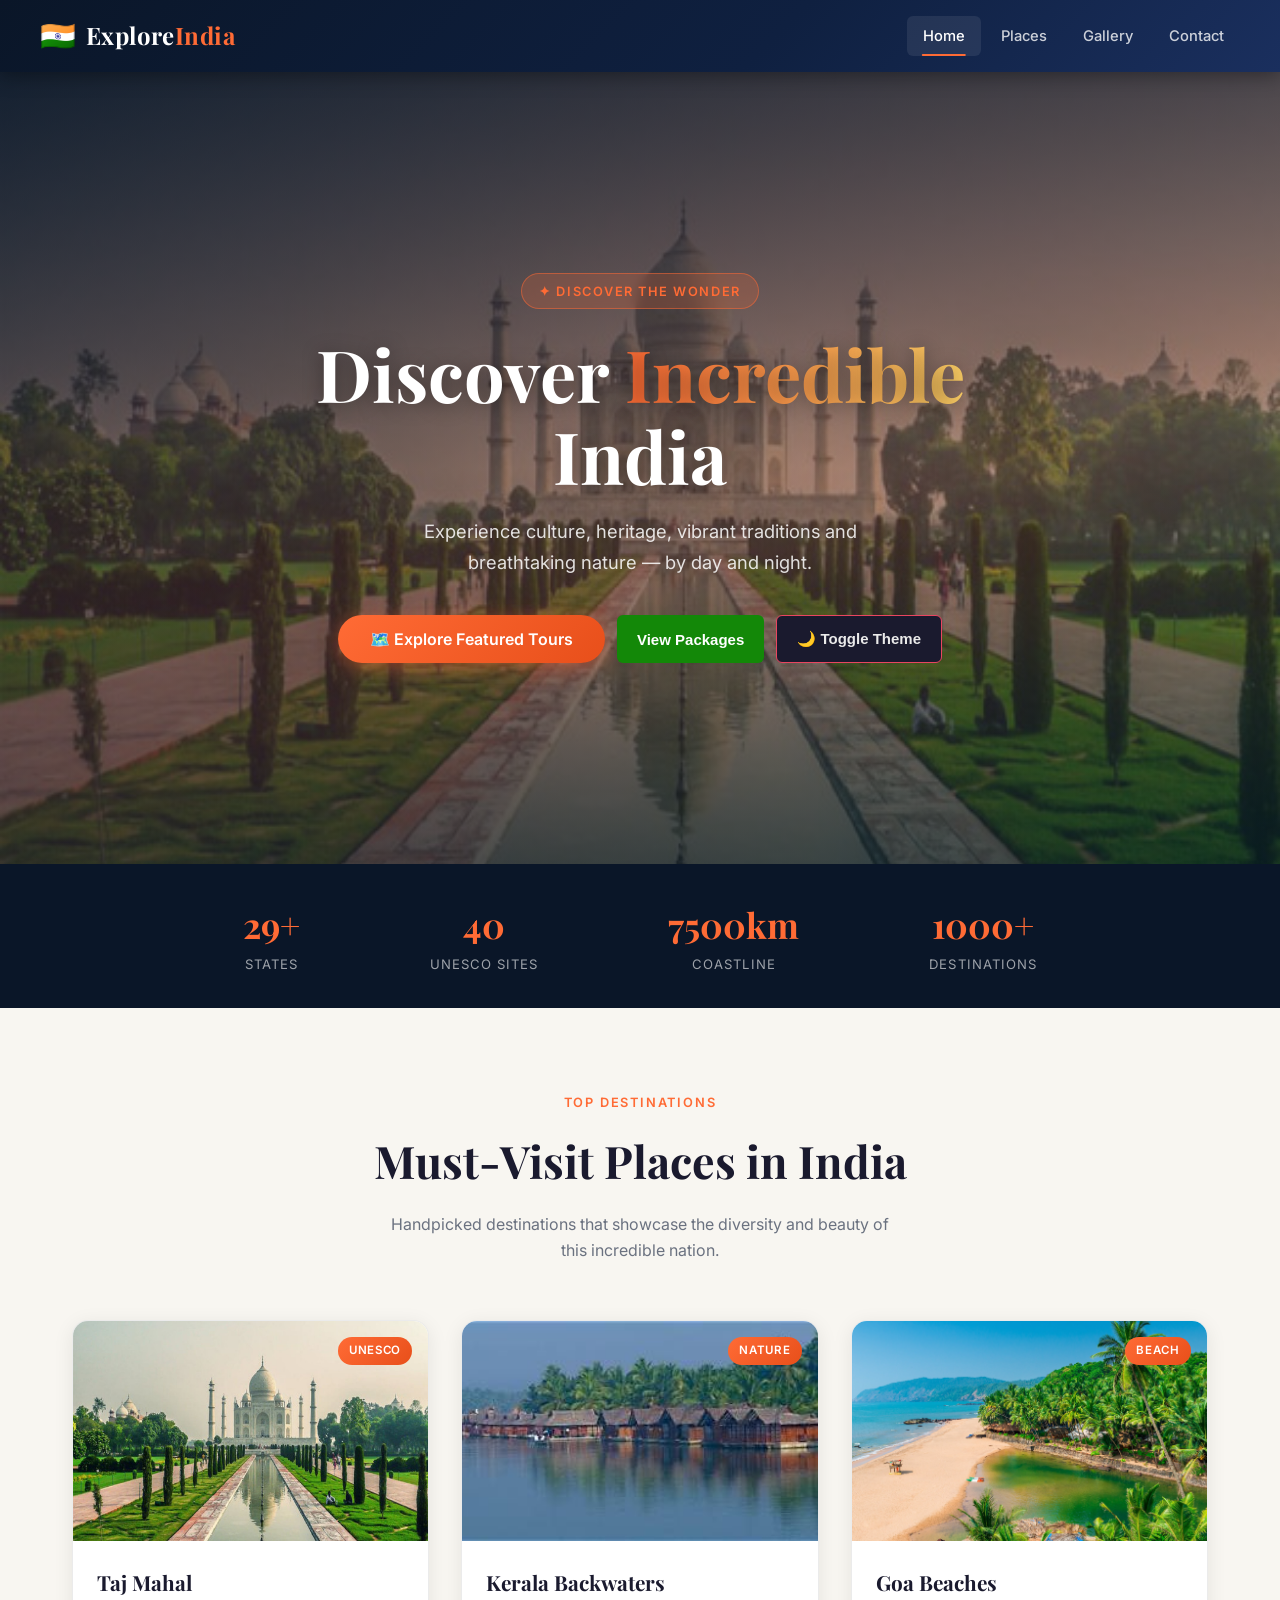
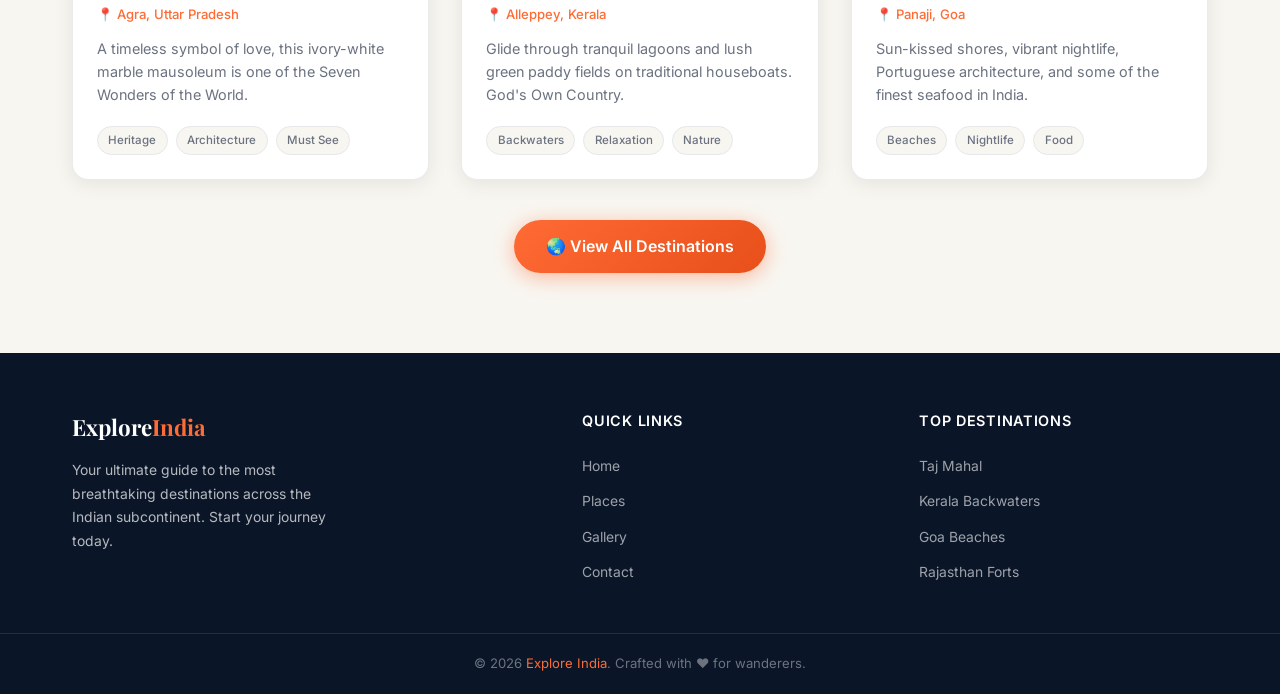
<file: travel-india/travel-india/index.html>
<!DOCTYPE html>
<html lang="en">
<head>
  <meta charset="UTF-8" />
  <meta name="viewport" content="width=device-width, initial-scale=1.0" />
  <meta name="description" content="Explore India – Discover the most breathtaking destinations across India. From the Taj Mahal to Kerala Backwaters, start your journey today." />
  <title>Explore India – Discover Incredible Destinations</title>
  <link rel="stylesheet" href="./css/style.css" />
</head>
<body>

<!-- ═══════════ HEADER ═══════════ -->
<header>
  <div class="nav-inner">
    <div class="nav-brand">
      <span class="logo-icon">🇮🇳</span>
      <h1>Explore<span>India</span></h1>
    </div>
    <button class="hamburger" id="hamburger" aria-label="Toggle menu">
      <span></span><span></span><span></span>
    </button>
    <nav id="main-nav">
      <a href="index.html" class="active">Home</a>
      <a href="places.html">Places</a>
      <a href="gallery.html">Gallery</a>
      <a href="contact.html">Contact</a>
    </nav>
  </div>
</header>

<!-- ═══════════ HERO ═══════════ -->
<!-- id="hero-section" preserved from main branch -->
<section class="hero" id="hero-section">
  <div class="hero-overlay"></div>
  <div class="hero-content">
    <div class="hero-badge">✦ Discover the Wonder</div>
    <h2>Discover <em>Incredible</em><br>India</h2>
    <p>Experience culture, heritage, vibrant traditions and breathtaking nature — by day and night.</p>

    <!-- hero-actions class preserved from main branch -->
    <div class="hero-actions">
      <button class="btn-primary" onclick="showMessage()">🗺️ Explore Featured Tours</button>
      <button class="btn-secondary" onclick="scrollToPlaces()">View Packages</button>
      <button class="theme-toggle-btn" onclick="toggleTheme()">🌙 Toggle Theme</button>
    </div>
  </div>
</section>

<!-- ═══════════ STATS ═══════════ -->
<div class="stats-bar">
  <div class="stats-inner">
    <div class="stat-item">
      <div class="num">29+</div>
      <div class="label">States</div>
    </div>
    <div class="stat-item">
      <div class="num">40</div>
      <div class="label">UNESCO Sites</div>
    </div>
    <div class="stat-item">
      <div class="num">7500km</div>
      <div class="label">Coastline</div>
    </div>
    <div class="stat-item">
      <div class="num">1000+</div>
      <div class="label">Destinations</div>
    </div>
  </div>
</div>

<!-- ═══════════ FEATURED PLACES ═══════════ -->
<section class="content-section" id="places">
  <div class="section-header reveal">
    <span class="eyebrow">Top Destinations</span>
    <h2>Must-Visit Places in India</h2>
    <p>Handpicked destinations that showcase the diversity and beauty of this incredible nation.</p>
  </div>

  <div class="places-grid">

    <div class="card reveal">
      <div class="card-img-wrap">
        <img src="./images/tajmahal.jpg" alt="Taj Mahal, Agra" class="card-img" loading="lazy" />
        <span class="card-badge">UNESCO</span>
      </div>
      <div class="card-body">
        <h3>Taj Mahal</h3>
        <div class="card-location">📍 Agra, Uttar Pradesh</div>
        <p>A timeless symbol of love, this ivory-white marble mausoleum is one of the Seven Wonders of the World.</p>
        <div class="card-tags">
          <span class="tag">Heritage</span>
          <span class="tag">Architecture</span>
          <span class="tag">Must See</span>
        </div>
      </div>
    </div>

    <div class="card reveal">
      <div class="card-img-wrap">
        <img src="./images/kerala.jpg" alt="Kerala Backwaters" class="card-img" loading="lazy" />
        <span class="card-badge">Nature</span>
      </div>
      <div class="card-body">
        <h3>Kerala Backwaters</h3>
        <div class="card-location">📍 Alleppey, Kerala</div>
        <p>Glide through tranquil lagoons and lush green paddy fields on traditional houseboats. God's Own Country.</p>
        <div class="card-tags">
          <span class="tag">Backwaters</span>
          <span class="tag">Relaxation</span>
          <span class="tag">Nature</span>
        </div>
      </div>
    </div>

    <div class="card reveal">
      <div class="card-img-wrap">
        <img src="./images/goa.jpeg" alt="Goa Beaches" class="card-img" loading="lazy" />
        <span class="card-badge">Beach</span>
      </div>
      <div class="card-body">
        <h3>Goa Beaches</h3>
        <div class="card-location">📍 Panaji, Goa</div>
        <p>Sun-kissed shores, vibrant nightlife, Portuguese architecture, and some of the finest seafood in India.</p>
        <div class="card-tags">
          <span class="tag">Beaches</span>
          <span class="tag">Nightlife</span>
          <span class="tag">Food</span>
        </div>
      </div>
    </div>

  </div>

  <div style="text-align:center; margin-top:2.5rem;">
    <a href="places.html" class="btn-primary" style="text-decoration:none; display:inline-flex;">🌏 View All Destinations</a>
  </div>
</section>

<!-- ═══════════ FOOTER ═══════════ -->
<footer>
  <div class="footer-top">
    <div class="footer-brand">
      <div class="logo-text">Explore<span>India</span></div>
      <p>Your ultimate guide to the most breathtaking destinations across the Indian subcontinent. Start your journey today.</p>
    </div>
    <div class="footer-col">
      <h4>Quick Links</h4>
      <ul>
        <li><a href="index.html">Home</a></li>
        <li><a href="places.html">Places</a></li>
        <li><a href="gallery.html">Gallery</a></li>
        <li><a href="contact.html">Contact</a></li>
      </ul>
    </div>
    <div class="footer-col">
      <h4>Top Destinations</h4>
      <ul>
        <li><a href="places.html">Taj Mahal</a></li>
        <li><a href="places.html">Kerala Backwaters</a></li>
        <li><a href="places.html">Goa Beaches</a></li>
        <li><a href="places.html">Rajasthan Forts</a></li>
      </ul>
    </div>
  </div>
  <div class="footer-bottom">
    <p>© 2026 <span>Explore India</span>. Crafted with ❤️ for wanderers.</p>
  </div>
</footer>

<script src="./scripts/script.js"></script>
</body>
</html>
</file>
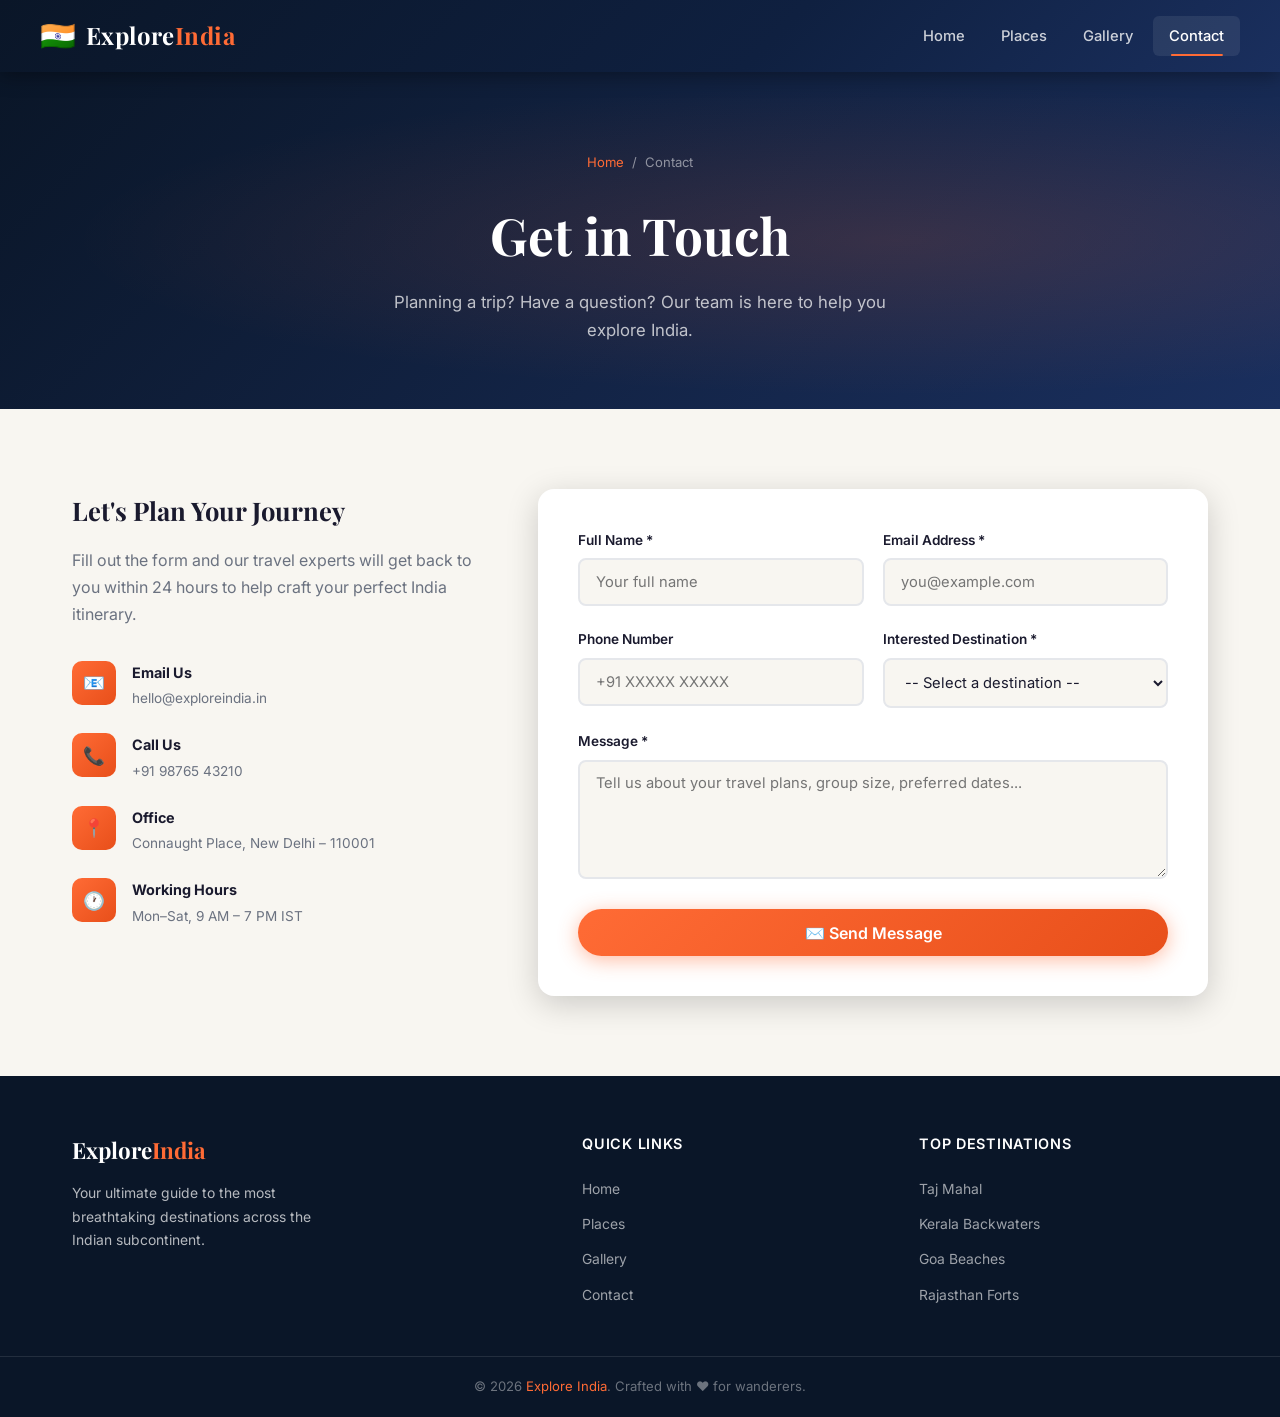
<file: travel-india/travel-india/contact.html>
<!DOCTYPE html>
<html lang="en">
<head>
  <meta charset="UTF-8" />
  <meta name="viewport" content="width=device-width, initial-scale=1.0" />
  <meta name="description" content="Contact Explore India – Plan your dream trip to India. Reach out with your queries and our travel experts will help you." />
  <title>Contact – Explore India</title>
  <link rel="stylesheet" href="./css/style.css" />
</head>
<body>

<header>
  <div class="nav-inner">
    <div class="nav-brand">
      <span class="logo-icon">🇮🇳</span>
      <h1>Explore<span>India</span></h1>
    </div>
    <button class="hamburger" id="hamburger" aria-label="Toggle menu">
      <span></span><span></span><span></span>
    </button>
    <nav id="main-nav">
      <a href="index.html">Home</a>
      <a href="places.html">Places</a>
      <a href="gallery.html">Gallery</a>
      <a href="contact.html" class="active">Contact</a>
    </nav>
  </div>
</header>

<div class="page-hero">
  <div class="breadcrumb">
    <a href="index.html">Home</a> / <span>Contact</span>
  </div>
  <h2>Get in Touch</h2>
  <p>Planning a trip? Have a question? Our team is here to help you explore India.</p>
</div>

<section class="content-section">
  <div class="contact-grid">

    <!-- Contact Info -->
    <div class="contact-info reveal">
      <h3>Let's Plan Your Journey</h3>
      <p>Fill out the form and our travel experts will get back to you within 24 hours to help craft your perfect India itinerary.</p>

      <div class="info-item">
        <div class="info-icon">📧</div>
        <div class="info-text">
          <strong>Email Us</strong>
          <span>hello@exploreindia.in</span>
        </div>
      </div>

      <div class="info-item">
        <div class="info-icon">📞</div>
        <div class="info-text">
          <strong>Call Us</strong>
          <span>+91 98765 43210</span>
        </div>
      </div>

      <div class="info-item">
        <div class="info-icon">📍</div>
        <div class="info-text">
          <strong>Office</strong>
          <span>Connaught Place, New Delhi – 110001</span>
        </div>
      </div>

      <div class="info-item">
        <div class="info-icon">🕐</div>
        <div class="info-text">
          <strong>Working Hours</strong>
          <span>Mon–Sat, 9 AM – 7 PM IST</span>
        </div>
      </div>
    </div>

    <!-- Contact Form -->
    <div class="contact-form reveal">
      <form id="contact-form" novalidate>

        <div class="form-row">
          <div class="form-group" id="fg-name">
            <label for="name">Full Name *</label>
            <input type="text" id="name" name="name" placeholder="Your full name" />
            <span class="error-msg">Please enter your full name.</span>
          </div>
          <div class="form-group" id="fg-email">
            <label for="email">Email Address *</label>
            <input type="email" id="email" name="email" placeholder="you@example.com" />
            <span class="error-msg">Please enter a valid email address.</span>
          </div>
        </div>

        <div class="form-row">
          <div class="form-group" id="fg-phone">
            <label for="phone">Phone Number</label>
            <input type="tel" id="phone" name="phone" placeholder="+91 XXXXX XXXXX" />
            <span class="error-msg">Please enter a valid phone number.</span>
          </div>
          <div class="form-group" id="fg-destination">
            <label for="destination">Interested Destination *</label>
            <select id="destination" name="destination">
              <option value="">-- Select a destination --</option>
              <option value="taj-mahal">Taj Mahal, Agra</option>
              <option value="kerala">Kerala Backwaters</option>
              <option value="goa">Goa Beaches</option>
              <option value="rajasthan">Rajasthan Forts</option>
              <option value="himalayas">The Himalayas</option>
              <option value="varanasi">Varanasi</option>
              <option value="other">Other / Multiple</option>
            </select>
            <span class="error-msg">Please select a destination.</span>
          </div>
        </div>

        <div class="form-group" id="fg-message">
          <label for="message">Message *</label>
          <textarea id="message" name="message" rows="5" placeholder="Tell us about your travel plans, group size, preferred dates..."></textarea>
          <span class="error-msg">Please enter your message (at least 20 characters).</span>
        </div>

        <button type="submit" class="btn-primary" id="submit-btn" style="width:100%; justify-content:center;">
          ✉️ Send Message
        </button>

        <div class="form-success" id="form-success">
          🎉 Thank you! Your message has been sent. We'll get back to you within 24 hours.
        </div>

      </form>
    </div>

  </div>
</section>

<footer>
  <div class="footer-top">
    <div class="footer-brand">
      <div class="logo-text">Explore<span>India</span></div>
      <p>Your ultimate guide to the most breathtaking destinations across the Indian subcontinent.</p>
    </div>
    <div class="footer-col">
      <h4>Quick Links</h4>
      <ul>
        <li><a href="index.html">Home</a></li>
        <li><a href="places.html">Places</a></li>
        <li><a href="gallery.html">Gallery</a></li>
        <li><a href="contact.html">Contact</a></li>
      </ul>
    </div>
    <div class="footer-col">
      <h4>Top Destinations</h4>
      <ul>
        <li><a href="places.html">Taj Mahal</a></li>
        <li><a href="places.html">Kerala Backwaters</a></li>
        <li><a href="places.html">Goa Beaches</a></li>
        <li><a href="places.html">Rajasthan Forts</a></li>
      </ul>
    </div>
  </div>
  <div class="footer-bottom">
    <p>© 2026 <span>Explore India</span>. Crafted with ❤️ for wanderers.</p>
  </div>
</footer>

<script src="./scripts/script.js"></script>
</body>
</html>
</file>
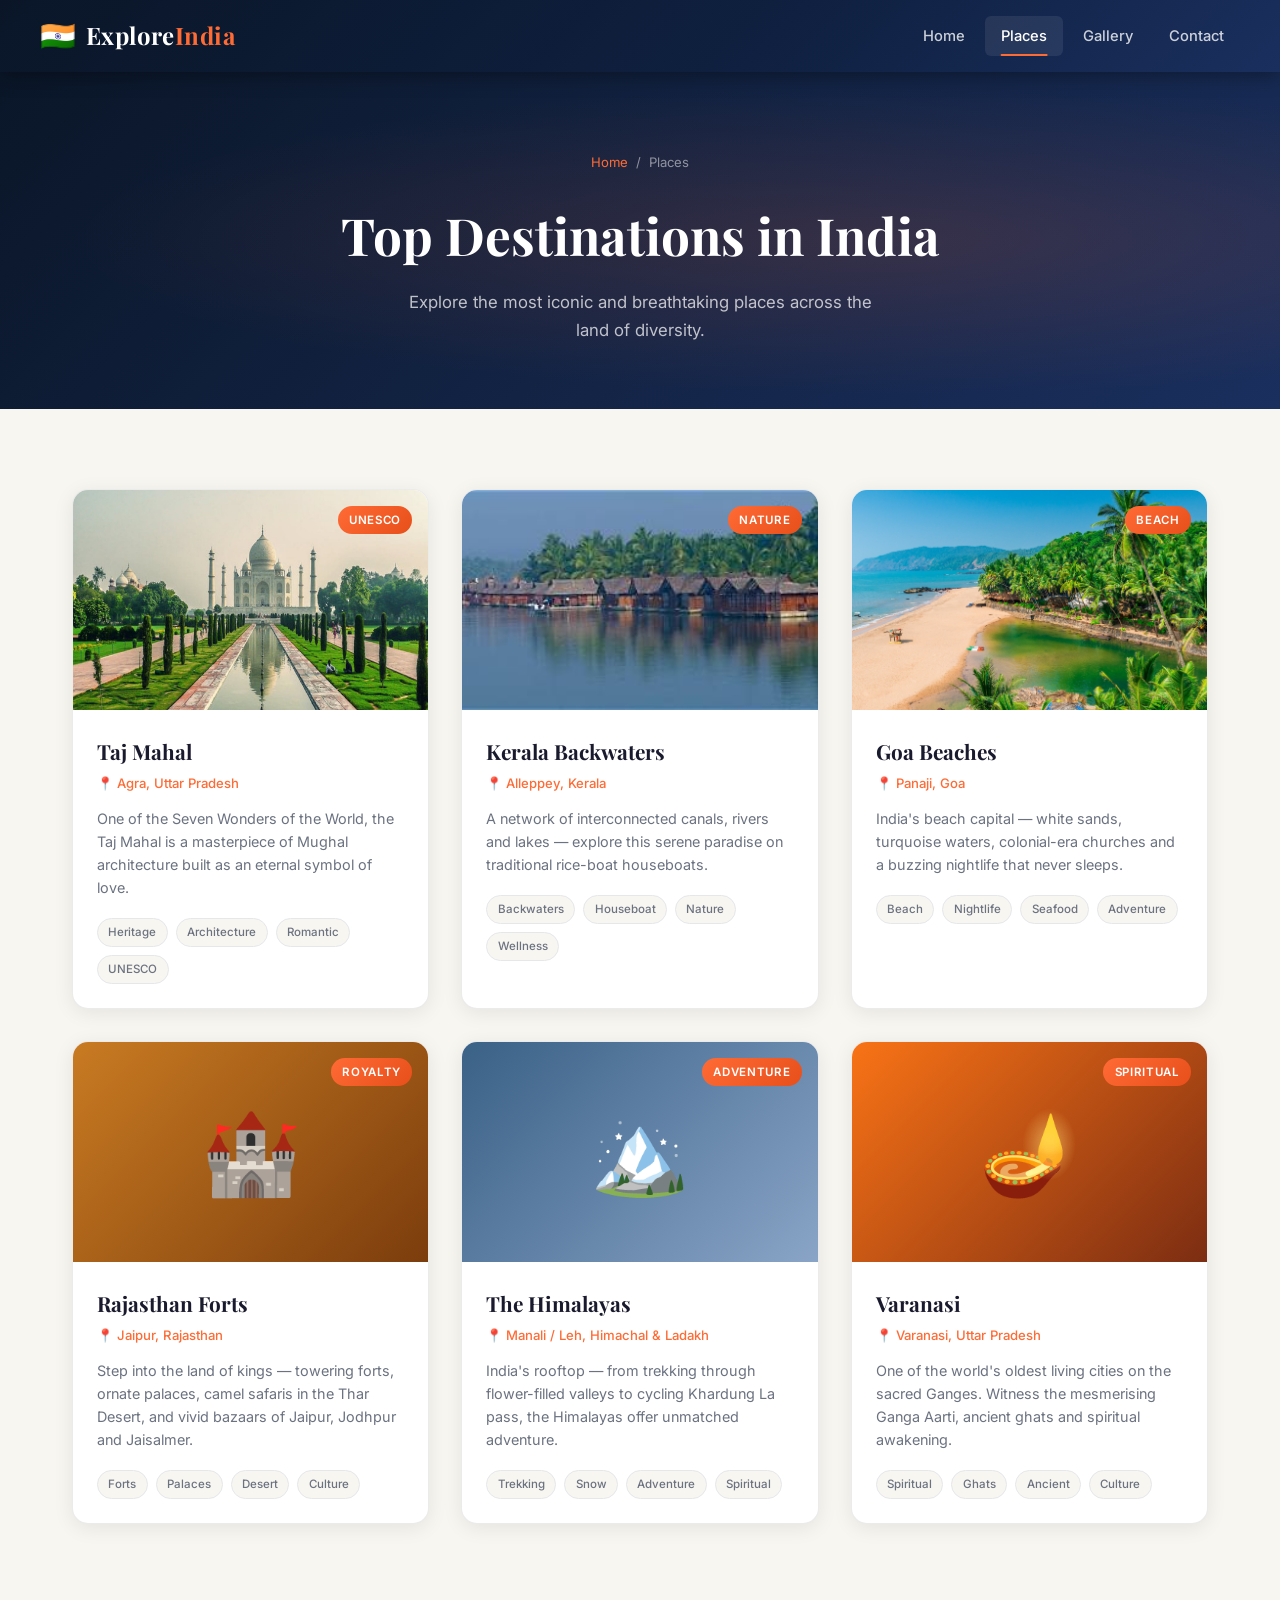
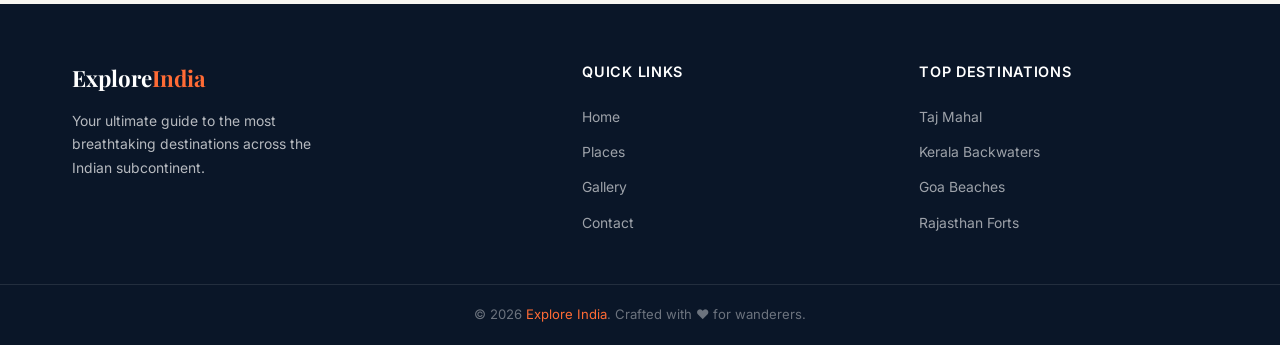
<file: travel-india/travel-india/places.html>
<!DOCTYPE html>
<html lang="en">
<head>
  <meta charset="UTF-8" />
  <meta name="viewport" content="width=device-width, initial-scale=1.0" />
  <meta name="description" content="Explore all major destinations across India – Taj Mahal, Kerala, Goa, Rajasthan, Himalayas, and Varanasi. Plan your trip with Explore India." />
  <title>Places – Explore India</title>
  <link rel="stylesheet" href="./css/style.css" />
</head>
<body>

<header>
  <div class="nav-inner">
    <div class="nav-brand">
      <span class="logo-icon">🇮🇳</span>
      <h1>Explore<span>India</span></h1>
    </div>
    <button class="hamburger" id="hamburger" aria-label="Toggle menu">
      <span></span><span></span><span></span>
    </button>
    <nav id="main-nav">
      <a href="index.html">Home</a>
      <a href="places.html" class="active">Places</a>
      <a href="gallery.html">Gallery</a>
      <a href="contact.html">Contact</a>
    </nav>
  </div>
</header>

<div class="page-hero">
  <div class="breadcrumb">
    <a href="index.html">Home</a> / <span>Places</span>
  </div>
  <h2>Top Destinations in India</h2>
  <p>Explore the most iconic and breathtaking places across the land of diversity.</p>
</div>

<section class="content-section">
  <div class="places-grid">

    <div class="card reveal">
      <div class="card-img-wrap">
        <img src="./images/tajmahal.jpg" alt="Taj Mahal, Agra" class="card-img" loading="lazy" />
        <span class="card-badge">UNESCO</span>
      </div>
      <div class="card-body">
        <h3>Taj Mahal</h3>
        <div class="card-location">📍 Agra, Uttar Pradesh</div>
        <p>One of the Seven Wonders of the World, the Taj Mahal is a masterpiece of Mughal architecture built as an eternal symbol of love.</p>
        <div class="card-tags">
          <span class="tag">Heritage</span>
          <span class="tag">Architecture</span>
          <span class="tag">Romantic</span>
          <span class="tag">UNESCO</span>
        </div>
      </div>
    </div>

    <div class="card reveal">
      <div class="card-img-wrap">
        <img src="./images/kerala.jpg" alt="Kerala Backwaters" class="card-img" loading="lazy" />
        <span class="card-badge">Nature</span>
      </div>
      <div class="card-body">
        <h3>Kerala Backwaters</h3>
        <div class="card-location">📍 Alleppey, Kerala</div>
        <p>A network of interconnected canals, rivers and lakes — explore this serene paradise on traditional rice-boat houseboats.</p>
        <div class="card-tags">
          <span class="tag">Backwaters</span>
          <span class="tag">Houseboat</span>
          <span class="tag">Nature</span>
          <span class="tag">Wellness</span>
        </div>
      </div>
    </div>

    <div class="card reveal">
      <div class="card-img-wrap">
        <img src="./images/goa.jpeg" alt="Goa Beaches" class="card-img" loading="lazy" />
        <span class="card-badge">Beach</span>
      </div>
      <div class="card-body">
        <h3>Goa Beaches</h3>
        <div class="card-location">📍 Panaji, Goa</div>
        <p>India's beach capital — white sands, turquoise waters, colonial-era churches and a buzzing nightlife that never sleeps.</p>
        <div class="card-tags">
          <span class="tag">Beach</span>
          <span class="tag">Nightlife</span>
          <span class="tag">Seafood</span>
          <span class="tag">Adventure</span>
        </div>
      </div>
    </div>

    <div class="card reveal">
      <div class="card-img-wrap">
        <div style="width:100%;height:220px;background:linear-gradient(135deg,#c97b22,#7c3d0d);display:flex;align-items:center;justify-content:center;font-size:5rem;">🏰</div>
        <span class="card-badge">Royalty</span>
      </div>
      <div class="card-body">
        <h3>Rajasthan Forts</h3>
        <div class="card-location">📍 Jaipur, Rajasthan</div>
        <p>Step into the land of kings — towering forts, ornate palaces, camel safaris in the Thar Desert, and vivid bazaars of Jaipur, Jodhpur and Jaisalmer.</p>
        <div class="card-tags">
          <span class="tag">Forts</span>
          <span class="tag">Palaces</span>
          <span class="tag">Desert</span>
          <span class="tag">Culture</span>
        </div>
      </div>
    </div>

    <div class="card reveal">
      <div class="card-img-wrap">
        <div style="width:100%;height:220px;background:linear-gradient(135deg,#3a6186,#89a4c7);display:flex;align-items:center;justify-content:center;font-size:5rem;">🏔️</div>
        <span class="card-badge">Adventure</span>
      </div>
      <div class="card-body">
        <h3>The Himalayas</h3>
        <div class="card-location">📍 Manali / Leh, Himachal &amp; Ladakh</div>
        <p>India's rooftop — from trekking through flower-filled valleys to cycling Khardung La pass, the Himalayas offer unmatched adventure.</p>
        <div class="card-tags">
          <span class="tag">Trekking</span>
          <span class="tag">Snow</span>
          <span class="tag">Adventure</span>
          <span class="tag">Spiritual</span>
        </div>
      </div>
    </div>

    <div class="card reveal">
      <div class="card-img-wrap">
        <div style="width:100%;height:220px;background:linear-gradient(135deg,#f97316,#7c2d12);display:flex;align-items:center;justify-content:center;font-size:5rem;">🪔</div>
        <span class="card-badge">Spiritual</span>
      </div>
      <div class="card-body">
        <h3>Varanasi</h3>
        <div class="card-location">📍 Varanasi, Uttar Pradesh</div>
        <p>One of the world's oldest living cities on the sacred Ganges. Witness the mesmerising Ganga Aarti, ancient ghats and spiritual awakening.</p>
        <div class="card-tags">
          <span class="tag">Spiritual</span>
          <span class="tag">Ghats</span>
          <span class="tag">Ancient</span>
          <span class="tag">Culture</span>
        </div>
      </div>
    </div>

  </div>
</section>

<footer>
  <div class="footer-top">
    <div class="footer-brand">
      <div class="logo-text">Explore<span>India</span></div>
      <p>Your ultimate guide to the most breathtaking destinations across the Indian subcontinent.</p>
    </div>
    <div class="footer-col">
      <h4>Quick Links</h4>
      <ul>
        <li><a href="index.html">Home</a></li>
        <li><a href="places.html">Places</a></li>
        <li><a href="gallery.html">Gallery</a></li>
        <li><a href="contact.html">Contact</a></li>
      </ul>
    </div>
    <div class="footer-col">
      <h4>Top Destinations</h4>
      <ul>
        <li><a href="places.html">Taj Mahal</a></li>
        <li><a href="places.html">Kerala Backwaters</a></li>
        <li><a href="places.html">Goa Beaches</a></li>
        <li><a href="places.html">Rajasthan Forts</a></li>
      </ul>
    </div>
  </div>
  <div class="footer-bottom">
    <p>© 2026 <span>Explore India</span>. Crafted with ❤️ for wanderers.</p>
  </div>
</footer>

<script src="./scripts/script.js"></script>
</body>
</html>
</file>
<file: travel-india/travel-india/css/style.css>
/* =============================================
   EXPLORE INDIA – Design System
   Extends the existing base styles from main
   Google Fonts: Playfair Display + Inter
   Preserves: dark-theme, btn-primary, btn-secondary, theme-toggle-btn
   ============================================= */

@import url('https://fonts.googleapis.com/css2?family=Playfair+Display:wght@400;600;700&family=Inter:wght@300;400;500;600&display=swap');

/* ── Design Tokens ── */
:root {
  --saffron:    #ff6b35;
  --saffron-dk: #e84f1a;
  --green:      #138808;
  --green-lt:   #1db35e;
  --navy:       #0a1628;
  --navy-mid:   #0f2040;
  --white:      #ffffff;
  --off-white:  #f8f6f1;
  --text-main:  #1a1a2e;
  --text-muted: #6b7280;
  --shadow:     0 8px 32px rgba(0,0,0,0.18);
  --shadow-lg:  0 20px 60px rgba(0,0,0,0.28);
  --radius:     16px;
  --radius-sm:  8px;
  --transition: all 0.35s cubic-bezier(0.4, 0, 0.2, 1);
}

/* ── Reset & Base ── */
*, *::before, *::after { box-sizing: border-box; margin: 0; padding: 0; }
html { scroll-behavior: smooth; }

body {
  font-family: 'Inter', Arial, sans-serif;
  background: var(--off-white);
  color: var(--text-main);
  line-height: 1.65;
  overflow-x: hidden;
}

img { max-width: 100%; display: block; }
a   { text-decoration: none; }

/* =============================================
   HEADER / NAV
   ============================================= */
header {
  background: linear-gradient(135deg, var(--navy) 0%, var(--navy-mid) 60%, #1a2f5e 100%);
  padding: 0 2.5rem;
  position: sticky;
  top: 0;
  z-index: 1000;
  box-shadow: 0 2px 20px rgba(0,0,0,0.4);
}

.nav-inner {
  display: flex;
  align-items: center;
  justify-content: space-between;
  max-width: 1200px;
  margin: 0 auto;
  height: 72px;
}

.nav-brand {
  display: flex;
  align-items: center;
  gap: 0.6rem;
}

.nav-brand .logo-icon { font-size: 1.8rem; }

.nav-brand h1 {
  font-family: 'Playfair Display', serif;
  font-size: 1.5rem;
  font-weight: 700;
  color: var(--white);
  letter-spacing: 0.02em;
}

.nav-brand h1 span { color: var(--saffron); }

nav {
  display: flex;
  align-items: center;
  gap: 0.25rem;
}

nav a {
  color: rgba(255,255,255,0.78);
  font-size: 0.92rem;
  font-weight: 500;
  padding: 0.5rem 1rem;
  border-radius: 6px;
  transition: var(--transition);
  position: relative;
}

nav a::after {
  content: '';
  position: absolute;
  bottom: 0; left: 50%;
  transform: translateX(-50%);
  width: 0; height: 2px;
  background: var(--saffron);
  border-radius: 2px;
  transition: width 0.3s ease;
}

nav a:hover,
nav a.active {
  color: var(--white);
  background: rgba(255,255,255,0.08);
}

nav a:hover::after,
nav a.active::after { width: 60%; }

/* Hamburger */
.hamburger {
  display: none;
  flex-direction: column;
  gap: 5px;
  cursor: pointer;
  padding: 4px;
  background: none;
  border: none;
}

.hamburger span {
  display: block;
  width: 24px; height: 2px;
  background: var(--white);
  border-radius: 2px;
  transition: var(--transition);
}

.hamburger.open span:nth-child(1) { transform: translateY(7px) rotate(45deg); }
.hamburger.open span:nth-child(2) { opacity: 0; }
.hamburger.open span:nth-child(3) { transform: translateY(-7px) rotate(-45deg); }

/* =============================================
   HERO SECTION
   ============================================= */
.hero {
  position: relative;
  min-height: 88vh;
  display: flex;
  align-items: center;
  justify-content: center;
  text-align: center;
  overflow: hidden;
  background:
    linear-gradient(160deg, rgba(10,22,40,0.85) 0%, rgba(255,107,53,0.35) 60%, rgba(19,136,8,0.25) 100%),
    url('../images/tajmahal.jpg') center/cover no-repeat;
  /* Preserve transition from main for dark-theme support */
  transition: background 0.3s ease, color 0.3s ease;
}

.hero-overlay {
  position: absolute; inset: 0;
  background: linear-gradient(to bottom, rgba(10,22,40,0.6) 0%, rgba(10,22,40,0.3) 50%, rgba(10,22,40,0.7) 100%);
}

.hero-content {
  position: relative;
  z-index: 2;
  max-width: 760px;
  padding: 2rem;
}

.hero-badge {
  display: inline-block;
  background: rgba(255,107,53,0.2);
  border: 1px solid rgba(255,107,53,0.5);
  color: var(--saffron);
  font-size: 0.8rem;
  font-weight: 600;
  letter-spacing: 0.12em;
  text-transform: uppercase;
  padding: 0.4rem 1.1rem;
  border-radius: 50px;
  margin-bottom: 1.4rem;
  backdrop-filter: blur(6px);
}

.hero h2 {
  font-family: 'Playfair Display', serif;
  font-size: clamp(2.6rem, 6vw, 4.5rem);
  font-weight: 700;
  color: var(--white);
  line-height: 1.15;
  margin-bottom: 1.2rem;
  text-shadow: 0 2px 20px rgba(0,0,0,0.4);
}

.hero h2 em {
  font-style: normal;
  background: linear-gradient(90deg, var(--saffron), #ffd166);
  -webkit-background-clip: text;
  -webkit-text-fill-color: transparent;
  background-clip: text;
}

.hero p {
  font-size: 1.15rem;
  color: rgba(255,255,255,0.85);
  margin-bottom: 2.4rem;
  max-width: 520px;
  margin-left: auto;
  margin-right: auto;
}

/* Hero action buttons row — extends existing .hero-actions from main */
.hero-actions {
  margin-top: 15px;
  display: flex;
  justify-content: center;
  gap: 12px;
  flex-wrap: wrap;
}

/* =============================================
   BUTTONS — extends existing button styles
   ============================================= */
button {
  padding: 10px 20px;
  border: none;
  border-radius: 6px;
  cursor: pointer;
  font-size: 15px;
  font-weight: 600;
  transition: transform 0.2s ease, opacity 0.2s ease;
}

button:hover {
  transform: translateY(-2px);
  opacity: 0.9;
}

/* Existing from main — kept intact */
.btn-primary {
  background: linear-gradient(135deg, var(--saffron), var(--saffron-dk));
  color: white;
  padding: 0.85rem 2rem;
  border-radius: 50px;
  font-family: 'Inter', sans-serif;
  font-size: 1rem;
  font-weight: 600;
  box-shadow: 0 4px 20px rgba(255,107,53,0.45);
  transition: var(--transition);
  display: inline-flex;
  align-items: center;
  gap: 0.5rem;
}

.btn-primary:hover {
  transform: translateY(-3px);
  box-shadow: 0 8px 30px rgba(255,107,53,0.55);
  opacity: 1;
}

/* Existing from main — kept intact */
.btn-secondary {
  background: #138808;
  color: white;
}

/* Existing from main — kept intact */
.theme-toggle-btn {
  background: #1a1a2e;
  color: #eaeaea;
  border: 1px solid #e94560;
}

.btn-outline {
  background: transparent;
  color: var(--white);
  padding: 0.85rem 2rem;
  border: 2px solid rgba(255,255,255,0.45);
  border-radius: 50px;
  font-family: 'Inter', sans-serif;
  font-size: 1rem;
  font-weight: 500;
  cursor: pointer;
  transition: var(--transition);
  display: inline-flex;
  align-items: center;
  gap: 0.5rem;
  backdrop-filter: blur(4px);
}

.btn-outline:hover {
  background: rgba(255,255,255,0.15);
  border-color: var(--white);
  transform: translateY(-3px);
  opacity: 1;
}

/* =============================================
   DARK THEME — preserved from main branch
   ============================================= */
body.dark-theme {
  background-color: #121212;
  color: #f1f1f1;
}

body.dark-theme .hero {
  background: #1a1a2e;
  color: #eaeaea;
  border-bottom: 2px solid #e94560;
}

body.dark-theme .card {
  background: #1f1f2e;
  border-color: #33334d;
  color: #f1f1f1;
}

body.dark-theme .card-body p,
body.dark-theme .card-location { color: #b0b0c0; }

body.dark-theme header {
  background: linear-gradient(135deg, #050d1a 0%, #0a1628 100%);
}

body.dark-theme .section-header h2,
body.dark-theme .contact-info h3 { color: #f1f1f1; }

body.dark-theme .contact-form {
  background: #1f1f2e;
  border: 1px solid #33334d;
}

body.dark-theme .form-group input,
body.dark-theme .form-group select,
body.dark-theme .form-group textarea {
  background: #121212;
  color: #f1f1f1;
  border-color: #33334d;
}

body.dark-theme .tag {
  background: #2a2a3e;
  border-color: #33334d;
  color: #b0b0c0;
}

/* =============================================
   STATS BAR
   ============================================= */
.stats-bar {
  background: var(--navy);
  padding: 2rem;
}

.stats-inner {
  max-width: 900px;
  margin: 0 auto;
  display: flex;
  justify-content: space-around;
  flex-wrap: wrap;
  gap: 1.5rem;
}

.stat-item { text-align: center; }

.stat-item .num {
  font-family: 'Playfair Display', serif;
  font-size: 2.2rem;
  font-weight: 700;
  color: var(--saffron);
}

.stat-item .label {
  font-size: 0.82rem;
  color: rgba(255,255,255,0.6);
  text-transform: uppercase;
  letter-spacing: 0.08em;
}

/* =============================================
   SECTION COMMON
   ============================================= */
section.content-section {
  max-width: 1200px;
  margin: 0 auto;
  padding: 5rem 2rem;
}

.section-header {
  text-align: center;
  margin-bottom: 3.5rem;
}

.section-header .eyebrow {
  display: inline-block;
  color: var(--saffron);
  font-size: 0.8rem;
  font-weight: 600;
  letter-spacing: 0.14em;
  text-transform: uppercase;
  margin-bottom: 0.7rem;
}

.section-header h2 {
  font-family: 'Playfair Display', serif;
  font-size: clamp(1.9rem, 3.5vw, 2.8rem);
  font-weight: 700;
  color: var(--text-main);
  margin-bottom: 0.8rem;
}

.section-header p {
  color: var(--text-muted);
  font-size: 1rem;
  max-width: 520px;
  margin: 0 auto;
}

/* =============================================
   DESTINATION CARDS
   ============================================= */
.places-grid {
  display: grid;
  grid-template-columns: repeat(auto-fit, minmax(300px, 1fr));
  gap: 2rem;
}

/* Extends existing .card from main */
.card {
  background: var(--white);
  border-radius: var(--radius);
  overflow: hidden;
  box-shadow: 0 4px 20px rgba(0,0,0,0.08);
  transition: var(--transition);
  position: relative;
  border: 1px solid rgba(0,0,0,0.08);
  width: auto;   /* override old 200px fixed width */
  padding: 0;    /* override old padding; padding now on .card-body */
}

.card:hover {
  transform: translateY(-8px);
  box-shadow: var(--shadow-lg);
}

.card-img {
  width: 100%;
  height: 220px;
  object-fit: cover;
  transition: transform 0.5s ease;
}

.card:hover .card-img { transform: scale(1.06); }

.card-img-wrap {
  overflow: hidden;
  position: relative;
}

.card-badge {
  position: absolute;
  top: 1rem; right: 1rem;
  background: linear-gradient(135deg, var(--saffron), var(--saffron-dk));
  color: var(--white);
  font-size: 0.72rem;
  font-weight: 600;
  padding: 0.3rem 0.7rem;
  border-radius: 50px;
  text-transform: uppercase;
  letter-spacing: 0.06em;
}

.card-body { padding: 1.5rem; }

.card-body h3 {
  font-family: 'Playfair Display', serif;
  font-size: 1.3rem;
  font-weight: 700;
  color: var(--text-main);
  margin-bottom: 0.3rem;
}

.card-location {
  display: flex;
  align-items: center;
  gap: 0.3rem;
  color: var(--saffron);
  font-size: 0.82rem;
  font-weight: 500;
  margin-bottom: 0.75rem;
}

.card-body p {
  color: var(--text-muted);
  font-size: 0.9rem;
  line-height: 1.6;
  margin-bottom: 1.2rem;
}

.card-tags {
  display: flex;
  gap: 0.5rem;
  flex-wrap: wrap;
}

.tag {
  background: var(--off-white);
  color: var(--text-muted);
  font-size: 0.72rem;
  font-weight: 500;
  padding: 0.25rem 0.65rem;
  border-radius: 50px;
  border: 1px solid #e5e7eb;
}

/* Old .places layout — overridden by .places-grid on new pages */
.places {
  display: flex;
  justify-content: center;
  gap: 20px;
  margin: 30px;
  flex-wrap: wrap;
}

/* =============================================
   GALLERY PAGE
   ============================================= */
.gallery-grid {
  columns: 3;
  column-gap: 1.2rem;
  padding: 0 1rem;
}

.gallery-item {
  break-inside: avoid;
  margin-bottom: 1.2rem;
  border-radius: var(--radius-sm);
  overflow: hidden;
  cursor: pointer;
  position: relative;
}

.gallery-item img {
  width: 100%;
  display: block;
  transition: transform 0.4s ease;
}

.gallery-item:hover img { transform: scale(1.05); }

.gallery-overlay {
  position: absolute; inset: 0;
  background: linear-gradient(to top, rgba(10,22,40,0.7) 0%, transparent 55%);
  opacity: 0;
  transition: opacity 0.35s ease;
  display: flex;
  align-items: flex-end;
  padding: 1.2rem;
}

.gallery-item:hover .gallery-overlay { opacity: 1; }

.gallery-overlay span {
  color: var(--white);
  font-weight: 600;
  font-size: 0.95rem;
}

/* Lightbox */
.lightbox {
  display: none;
  position: fixed;
  inset: 0;
  background: rgba(0,0,0,0.92);
  z-index: 9999;
  align-items: center;
  justify-content: center;
}

.lightbox.open { display: flex; }

.lightbox img {
  max-width: 90vw;
  max-height: 88vh;
  border-radius: var(--radius-sm);
  box-shadow: var(--shadow-lg);
  object-fit: contain;
}

.lightbox-close {
  position: fixed;
  top: 1.5rem; right: 1.5rem;
  background: rgba(255,255,255,0.15);
  border: none;
  color: var(--white);
  font-size: 1.8rem;
  width: 48px; height: 48px;
  border-radius: 50%;
  cursor: pointer;
  display: flex; align-items: center; justify-content: center;
  transition: var(--transition);
  backdrop-filter: blur(6px);
}

.lightbox-close:hover { background: var(--saffron); opacity: 1; }

.lightbox-caption {
  position: fixed;
  bottom: 1.5rem; left: 0; right: 0;
  text-align: center;
  color: rgba(255,255,255,0.8);
  font-size: 0.95rem;
}

/* =============================================
   CONTACT PAGE
   ============================================= */
.contact-grid {
  display: grid;
  grid-template-columns: 1fr 1.6fr;
  gap: 3rem;
  align-items: start;
}

.contact-info h3 {
  font-family: 'Playfair Display', serif;
  font-size: 1.6rem;
  font-weight: 700;
  margin-bottom: 1rem;
}

.contact-info p {
  color: var(--text-muted);
  margin-bottom: 2rem;
  line-height: 1.7;
}

.info-item {
  display: flex;
  align-items: flex-start;
  gap: 1rem;
  margin-bottom: 1.4rem;
}

.info-icon {
  width: 44px; height: 44px;
  background: linear-gradient(135deg, var(--saffron), var(--saffron-dk));
  border-radius: 10px;
  display: flex;
  align-items: center;
  justify-content: center;
  font-size: 1.1rem;
  flex-shrink: 0;
}

.info-text strong { display: block; font-size: 0.9rem; color: var(--text-main); }
.info-text span   { font-size: 0.85rem; color: var(--text-muted); }

.contact-form {
  background: var(--white);
  border-radius: var(--radius);
  padding: 2.5rem;
  box-shadow: var(--shadow);
}

.form-row {
  display: grid;
  grid-template-columns: 1fr 1fr;
  gap: 1.2rem;
}

.form-group { margin-bottom: 1.4rem; }

.form-group label {
  display: block;
  font-size: 0.85rem;
  font-weight: 600;
  color: var(--text-main);
  margin-bottom: 0.45rem;
}

.form-group input,
.form-group select,
.form-group textarea {
  width: 100%;
  padding: 0.8rem 1rem;
  border: 2px solid #e5e7eb;
  border-radius: var(--radius-sm);
  font-family: 'Inter', sans-serif;
  font-size: 0.92rem;
  color: var(--text-main);
  background: var(--off-white);
  transition: border-color 0.25s, box-shadow 0.25s;
  outline: none;
}

.form-group input:focus,
.form-group select:focus,
.form-group textarea:focus {
  border-color: var(--saffron);
  box-shadow: 0 0 0 3px rgba(255,107,53,0.15);
  background: var(--white);
}

.form-group .error-msg {
  color: #ef4444;
  font-size: 0.78rem;
  margin-top: 0.3rem;
  display: none;
}

.form-group.has-error input,
.form-group.has-error select,
.form-group.has-error textarea { border-color: #ef4444; }

.form-group.has-error .error-msg { display: block; }

.form-success {
  display: none;
  background: #ecfdf5;
  border: 1px solid #6ee7b7;
  color: #065f46;
  padding: 1.2rem 1.5rem;
  border-radius: var(--radius-sm);
  text-align: center;
  font-weight: 500;
  margin-top: 1rem;
}

/* =============================================
   FOOTER
   ============================================= */
footer {
  background: var(--navy);
  color: rgba(255,255,255,0.7);
  padding: 0;
}

.footer-top {
  max-width: 1200px;
  margin: 0 auto;
  padding: 3.5rem 2rem 2.5rem;
  display: grid;
  grid-template-columns: 1.6fr 1fr 1fr;
  gap: 3rem;
}

.footer-brand .logo-text {
  font-family: 'Playfair Display', serif;
  font-size: 1.4rem;
  font-weight: 700;
  color: var(--white);
  margin-bottom: 0.8rem;
}

.footer-brand .logo-text span { color: var(--saffron); }

.footer-brand p {
  font-size: 0.87rem;
  line-height: 1.7;
  max-width: 280px;
}

.footer-col h4 {
  color: var(--white);
  font-size: 0.9rem;
  font-weight: 600;
  margin-bottom: 1.2rem;
  letter-spacing: 0.05em;
  text-transform: uppercase;
}

.footer-col ul { list-style: none; }
.footer-col ul li { margin-bottom: 0.55rem; }
.footer-col ul li a {
  color: rgba(255,255,255,0.6);
  font-size: 0.87rem;
  transition: color 0.25s;
}
.footer-col ul li a:hover { color: var(--saffron); }

.footer-bottom {
  border-top: 1px solid rgba(255,255,255,0.1);
  padding: 1.2rem 2rem;
  text-align: center;
  font-size: 0.82rem;
  color: rgba(255,255,255,0.4);
}

.footer-bottom span { color: var(--saffron); }

/* =============================================
   PAGE HERO (inner pages)
   ============================================= */
.page-hero {
  background: linear-gradient(135deg, var(--navy) 0%, #1a2f5e 100%);
  padding: 5rem 2rem 4rem;
  text-align: center;
  position: relative;
  overflow: hidden;
}

.page-hero::before {
  content: '';
  position: absolute; inset: 0;
  background: radial-gradient(ellipse at 70% 50%, rgba(255,107,53,0.15) 0%, transparent 65%);
}

.page-hero h2 {
  font-family: 'Playfair Display', serif;
  font-size: clamp(2rem, 4vw, 3.2rem);
  font-weight: 700;
  color: var(--white);
  position: relative;
  margin-bottom: 0.75rem;
}

.page-hero p {
  color: rgba(255,255,255,0.72);
  font-size: 1.05rem;
  max-width: 500px;
  margin: 0 auto;
  position: relative;
}

.breadcrumb {
  display: flex;
  justify-content: center;
  gap: 0.5rem;
  align-items: center;
  margin-bottom: 1.2rem;
  font-size: 0.82rem;
  color: rgba(255,255,255,0.5);
  position: relative;
}

.breadcrumb a { color: var(--saffron); }
.breadcrumb a:hover { text-decoration: underline; }

/* =============================================
   SCROLL REVEAL
   ============================================= */
.reveal {
  opacity: 0;
  transform: translateY(30px);
  transition: opacity 0.6s ease, transform 0.6s ease;
}

.reveal.visible {
  opacity: 1;
  transform: translateY(0);
}

/* =============================================
   RESPONSIVE
   ============================================= */
@media (max-width: 900px) {
  .contact-grid { grid-template-columns: 1fr; }
  .footer-top   { grid-template-columns: 1fr 1fr; }
  .gallery-grid { columns: 2; }
}

@media (max-width: 600px) {
  .nav-inner { height: 64px; }
  nav {
    display: none;
    flex-direction: column;
    position: absolute;
    top: 64px; left: 0; right: 0;
    background: var(--navy);
    padding: 1rem 1.5rem 1.5rem;
    border-top: 1px solid rgba(255,255,255,0.1);
  }
  nav.open    { display: flex; }
  nav a       { padding: 0.7rem 0; border-bottom: 1px solid rgba(255,255,255,0.07); width: 100%; }
  nav a::after { display: none; }
  .hamburger  { display: flex; }
  .form-row   { grid-template-columns: 1fr; }
  .footer-top { grid-template-columns: 1fr; }
  .gallery-grid { columns: 1; }
  .hero-actions { flex-direction: column; align-items: center; }
  .stats-inner  { gap: 2rem; }
  .places { flex-direction: column; align-items: center; }
}
</file>
